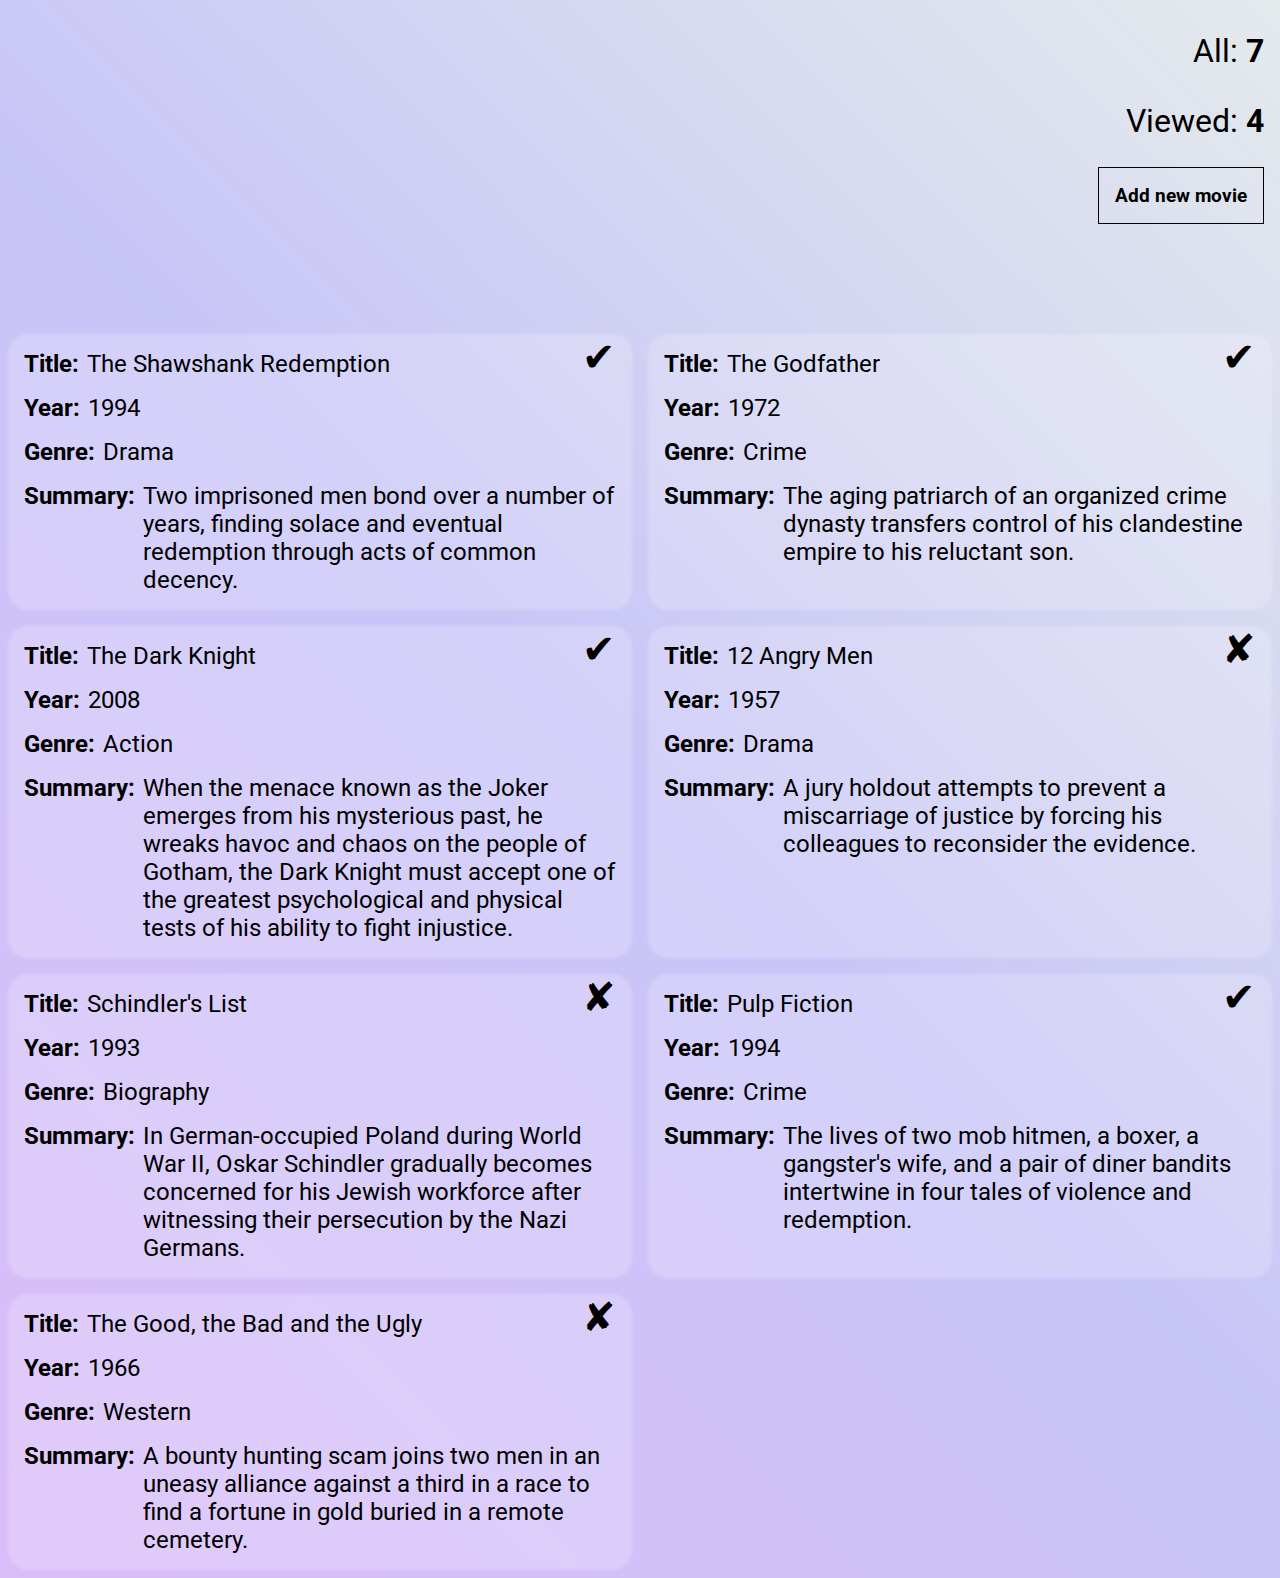
<file: index.html>
<!DOCTYPE html>
<html lang="en">
  <head>
    <meta charset="UTF-8" />
    <meta name="viewport" content="width=device-width, initial-scale=1.0" />
    <meta
      name="description"
      content="Requirement task for Intive Patronage 2021"
    />
    <title>Movies Database | Home</title>

    <link rel="preconnect" href="https://fonts.gstatic.com" />
    <link
      href="https://fonts.googleapis.com/css2?family=Roboto:wght@400;700&display=swap"
      rel="stylesheet"
    />
    <link rel="stylesheet" href="style.css" />

    <script type="module" src="./js/index.js"></script>
  </head>
  <body>
    <div class="moviesCounterContainer" id="moviesCountersContainer">
      <p class="moviesCounterCol">
        All: <span class="moviesCounter" id="moviesCounterAll"></span>
      </p>
      <p class="moviesCounterCol">
        Viewed: <span class="moviesCounter" id="moviesCounterSeen"></span>
      </p>
      <div class="moviesCounterCol">
        <a href="add.html" class="box__btn">Add new movie</a>
      </div>
    </div>
    <div class="moviesListContainer" id="moviesListContainer">
      <ul class="moviesList" id="moviesList">
        <!-- generated movie list items -->
      </ul>
    </div>
  </body>
</html>
</file>
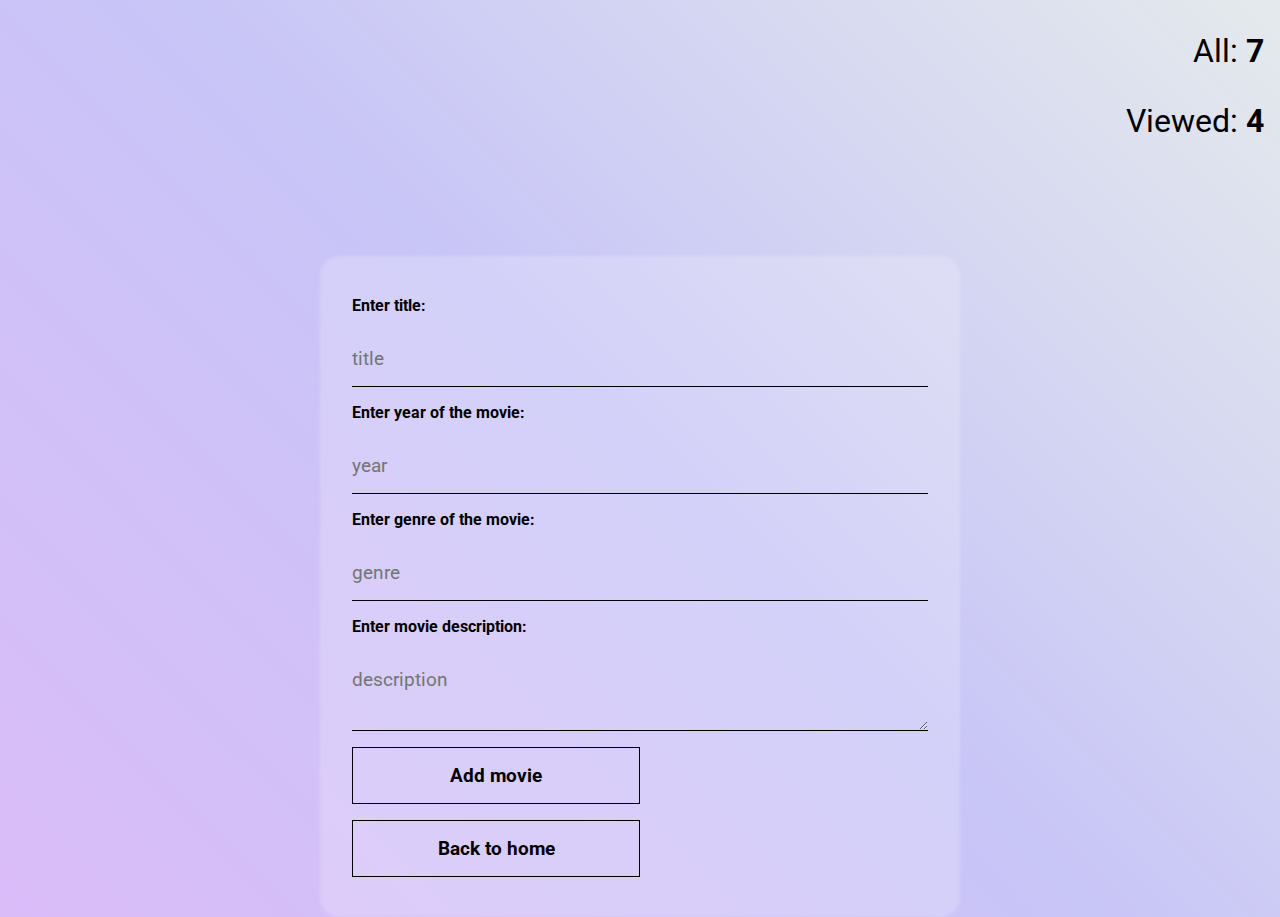
<file: add.html>
<!DOCTYPE html>
<html lang="en">
  <head>
    <meta charset="UTF-8" />
    <meta name="viewport" content="width=device-width, initial-scale=1.0" />
    <meta
      name="description"
      content="Requirement task for Intive Patronage 2021"
    />
    <title>Movies Database | Add</title>

    <link rel="preconnect" href="https://fonts.gstatic.com" />
    <link
      href="https://fonts.googleapis.com/css2?family=Roboto:wght@400;700&display=swap"
      rel="stylesheet"
    />
    <link rel="stylesheet" href="style.css" />

    <script type="module" src="js/add.js"></script>
  </head>
  <body>
    <div class="moviesCounterContainer" id="moviesCountersContainer">
      <p class="moviesCounterCol">
        All: <span class="moviesCounter" id="moviesCounterAll"></span>
      </p>
      <p class="moviesCounterCol">
        Viewed: <span class="moviesCounter" id="moviesCounterSeen"></span>
      </p>
    </div>
    <div id="formContainer" class="formContainer">
      <form class="formAdd">
        <div class="formAdd__box">
          <label for="title" class="box__label">Enter title:</label>
          <input
            type="text"
            class="box__input"
            id="title"
            placeholder="title"
            required
          />
        </div>
        <div class="formAdd__box">
          <label for="year" class="box__label">Enter year of the movie:</label>
          <input
            type="number"
            min="1895"
            class="box__input"
            id="year"
            placeholder="year"
            required
          />
        </div>
        <div class="formAdd__box">
          <label for="genre" class="box__label"
            >Enter genre of the movie:</label
          >
          <input
            type="text"
            class="box__input"
            id="genre"
            placeholder="genre"
            required
          />
        </div>
        <div class="formAdd__box">
          <label for="description" class="box__label"
            >Enter movie description:</label
          >
          <textarea
            class="box__input"
            id="description"
            placeholder="description"
          ></textarea>
        </div>
        <div class="formAdd__box">
          <button class="box__btn">Add movie</button>
          <a href="index.html" class="box__btn">Back to home</a>
        </div>
      </form>
    </div>
  </body>
</html>
</file>
<file: style.css>
:root {
  --gray: rgba(255, 255, 255, 0.219);
  --black: #000;
  --white: #fff;
}

*,
*::before,
*::after {
  padding: 0;
  margin: 0;
  box-sizing: border-box;
  font-family: "Roboto", sans-serif;
}

body {
  min-height: 100vh;
  background-image: linear-gradient(
    45deg,
    #dabcf9 0%,
    #c8c5f7 50%,
    #e4eaec 100%
  );
}

.moviesCounterContainer {
  font-size: 2rem;
  padding: 1rem 1rem 0 1rem;
}

.moviesCounterCol {
  text-align: right;
  padding: 1rem 0;
}

.moviesCounter {
  font-weight: bold;
}

.moviesListContainer {
  margin-top: 100px;
  width: 100%;
  display: flex;
  justify-content: center;
}

.moviesList {
  list-style-type: none;
  display: flex;
  flex-wrap: wrap;
  width: 100%;
}

.moviesListItem {
  position: relative;
  font-size: 1.5rem;
  margin: 0.5rem;
  width: calc(50% - 1rem);
  padding: 0 1rem;
  border-radius: 20px;
}

@media (max-width: 900px) {
  .moviesList {
    flex-wrap: nowrap;
    flex-direction: column;
  }

  .moviesListItem {
    width: 100%;
    margin: 0.5rem 0;
  }
}

.moviesListItem::before {
  content: "";
  position: absolute;
  top: 0;
  left: 0;
  width: 100%;
  height: 100%;
  background-color: var(--white);
  z-index: -1;
  border-radius: 20px;
  filter: blur(0.1rem) opacity(20%);
  transition: filter 0.2s ease-in-out;
}

.moviesListItem:hover::before {
  filter: blur(0.1rem) opacity(40%);
}

.movieInfo {
  margin: 1rem 0;
  display: flex;
}

.movieInfoLabel {
  margin-right: 0.5rem;
  font-weight: bold;
}

.movieInfoLabel::first-letter,
.movieInfoContent::first-letter {
  text-transform: uppercase;
}

.movieSeenBtn {
  position: absolute;
  top: 0;
  right: 1rem;
  border: none;
  background-color: transparent;
  font-size: 2.5rem;
  cursor: pointer;
}

.movieSeenBtn:focus {
  outline: none;
  border-bottom: 0.1rem solid var(--black);
}

@keyframes shake {
  0% {
    transform: rotate(-10deg);
  }
  50% {
    transform: rotate(10deg);
  }
  100% {
    transform: rotate(0);
  }
}

.movieSeenBtn:hover {
  animation: shake 0.5s ease;
}

.movieSeenBtn--true::before {
  content: "✔";
}

.movieSeenBtn--false::before {
  content: "✘";
}

.formContainer {
  width: 100vw;
  margin-top: 100px;
  display: flex;
  justify-content: center;
  align-items: center;
}

.formAdd {
  width: 50vw;
  position: relative;
  padding: 2rem;
}

@media (max-width: 600px) {
  .formAdd {
    width: 100vw;
  }
}

.formAdd::before {
  content: "";
  position: absolute;
  top: 0;
  left: 0;
  width: 100%;
  height: 100%;
  background-color: var(--white);
  z-index: -1;
  border-radius: 20px;
  filter: blur(0.1rem) opacity(20%);
}

.formAdd__box {
  display: flex;
  flex-direction: column;
}

.formAdd__box * {
  margin: 0.5rem 0;
}

.box__label {
  font-weight: bold;
}

.box__input {
  border: none;
  background: transparent;
  border-bottom: 0.1rem solid var(--black);
  padding: 1rem 0;
  font-size: 1.2rem;
}

.box__btn {
  padding: 1rem;
  position: relative;
  background: transparent;
  border: 0.1rem solid var(--black);
  font-weight: bold;
  font-size: 1.2rem;
  cursor: pointer;
  width: 50%;
  text-align: center;
  text-decoration: none;
  color: var(--black);
}
</file>
